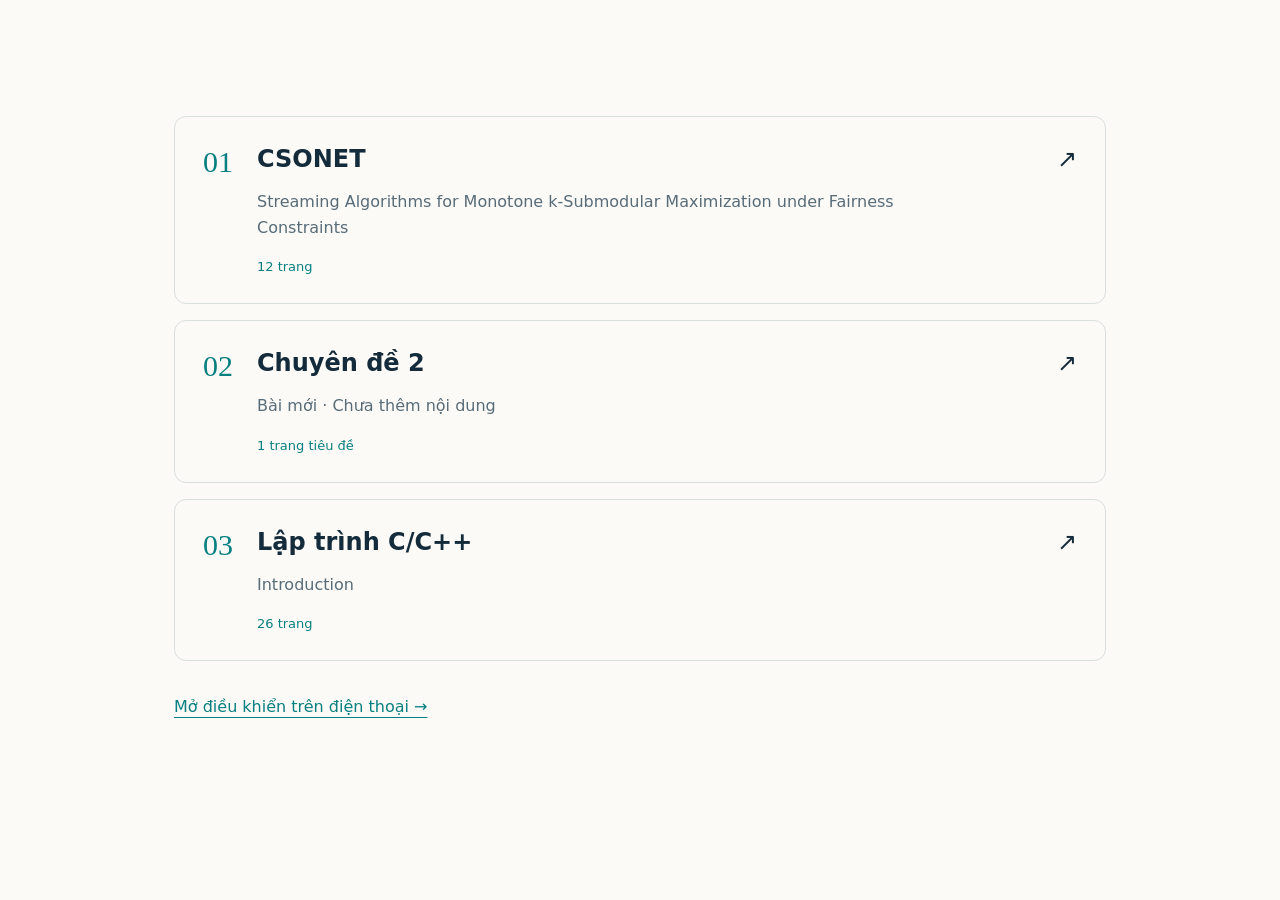
<file: index.html>
<!doctype html>
<html lang="vi"><head><meta charset="utf-8"><meta name="viewport" content="width=device-width,initial-scale=1"><title>Bài thuyết trình</title><link rel="stylesheet" href="library.css?v=20261028-decks2"></head>
<body><main>
<div class="presentations"><a class="presentation" href="NCS-csonet2026.html"><span class="number">01</span><div><h2>CSONET</h2><p>Streaming Algorithms for Monotone k-Submodular Maximization under Fairness Constraints</p><span class="meta">12 trang</span></div><span class="arrow" aria-hidden="true">↗</span></a>
<a class="presentation" href="NCS-CD2.html"><span class="number">02</span><div><h2>Chuyên đề 2</h2><p>Bài mới · Chưa thêm nội dung</p><span class="meta">1 trang tiêu đề</span></div><span class="arrow" aria-hidden="true">↗</span></a><a class="presentation" href="LTC-introduction.html"><span class="number">03</span><div><h2>Lập trình C/C++</h2><p>Introduction</p><span class="meta">26 trang</span></div><span class="arrow" aria-hidden="true">↗</span></a></div>
<a class="remote-link" href="remote.html">Mở điều khiển trên điện thoại →</a>
</main><script>if(/^#\d+$/.test(location.hash))location.replace('NCS-csonet2026.html'+location.hash);</script></body></html>
</file>
<file: library.css>
:root{color:#142b3b;background:#fbfaf6;font-family:system-ui,sans-serif}*{box-sizing:border-box}body{margin:0}main{max-width:980px;margin:0 auto;padding:80px 24px}.eyebrow{color:#087f81;font-size:12px;letter-spacing:2px}h1{font:normal clamp(36px,6vw,54px) Georgia,serif;margin:20px 0}.intro{color:#586c78;line-height:1.6}.presentations{display:grid;gap:16px;margin:36px 0}.presentation{display:flex;align-items:flex-start;gap:24px;padding:28px;border:1px solid #d9dfdf;border-radius:12px;color:inherit;text-decoration:none;transition:background .15s}.presentation:hover{background:#eaf1ed}.number{font:30px Georgia,serif;color:#087f81}.presentation h2{margin:0;font-size:24px}.presentation p{max-width:650px;color:#586c78;line-height:1.6}.meta{font-size:13px;color:#087f81}.arrow{margin-left:auto;font-size:24px}.remote-link{color:#087f81;text-underline-offset:5px}a:focus-visible{outline:3px solid #b47925;outline-offset:4px}@media(max-width:600px){main{padding-top:40px}.presentation{padding:22px 18px;gap:16px}}
</file>
